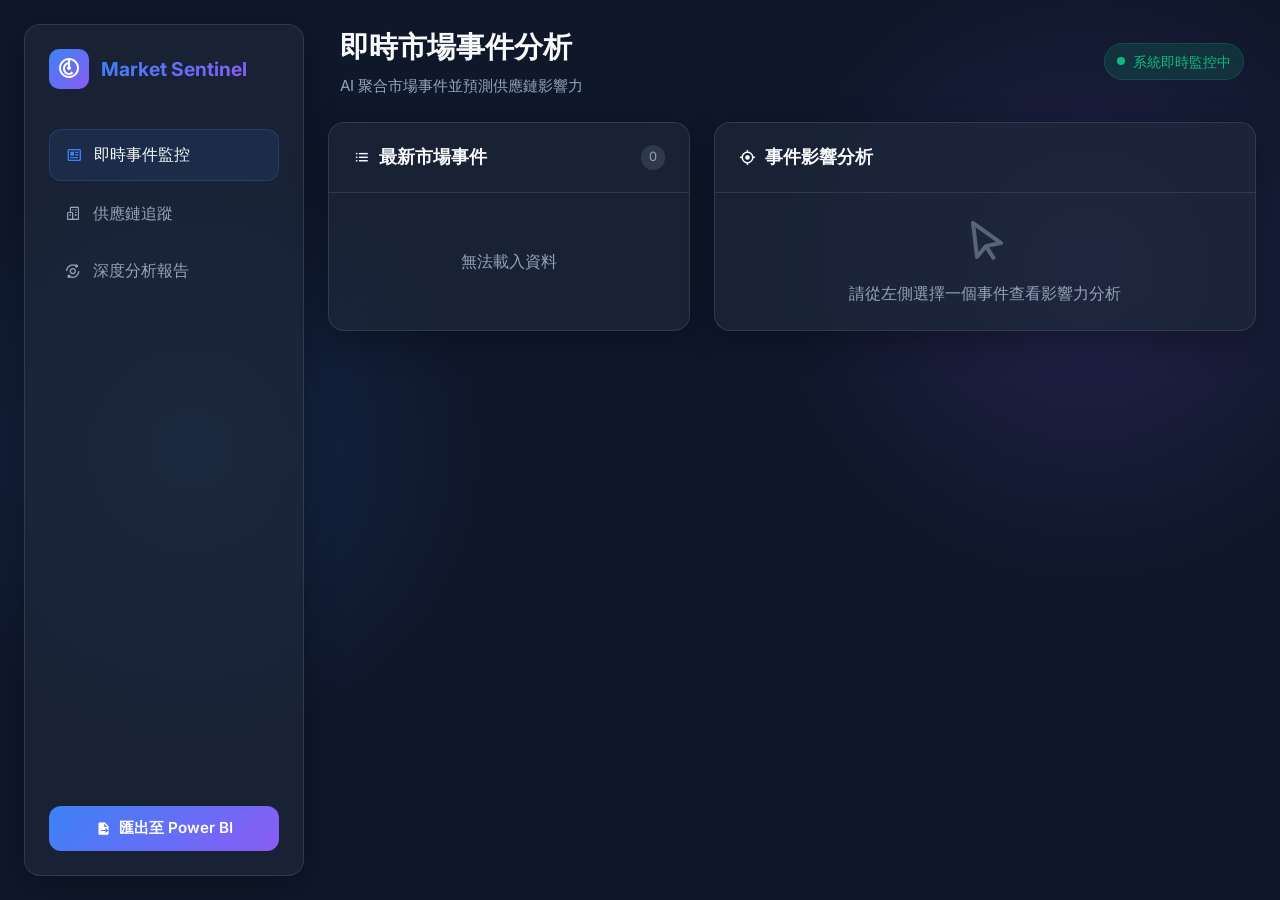
<file: frontend/index.html>
<!DOCTYPE html>
<html lang="zh-TW">
<head>
    <meta charset="UTF-8">
    <meta name="viewport" content="width=device-width, initial-scale=1.0">
    <title>Market Sentinel | AI 驅動的金融市場情報</title>
    <link rel="stylesheet" href="styles.css">
    <link rel="preconnect" href="https://fonts.googleapis.com">
    <link rel="preconnect" href="https://fonts.gstatic.com" crossorigin>
    <link href="https://fonts.googleapis.com/css2?family=Inter:wght@300;400;500;600;700&display=swap" rel="stylesheet">
    <!-- Boxicons for icons -->
    <link href='https://unpkg.com/boxicons@2.1.4/css/boxicons.min.css' rel='stylesheet'>
</head>
<body>
    <div class="app-container">
        <!-- Sidebar -->
        <aside class="sidebar glass-panel">
            <div class="logo-area">
                <div class="logo-icon"><i class='bx bx-radar'></i></div>
                <h1>Market Sentinel</h1>
            </div>
            
            <nav class="main-nav">
                <a href="#" class="nav-item active" data-target="view-overview"><i class='bx bx-news'></i> 即時事件監控</a>
                <a href="#" class="nav-item" data-target="view-supplychain"><i class='bx bx-buildings'></i> 供應鏈追蹤</a>
                <a href="#" class="nav-item" data-target="view-report"><i class='bx bx-analyse'></i> 深度分析報告</a>
            </nav>

            <div class="sidebar-footer">
                <button id="export-powerbi-btn" class="primary-btn export-btn">
                    <i class='bx bxs-file-export'></i> 匯出至 Power BI
                </button>
            </div>
        </aside>

        <!-- Main Content -->
        <main class="main-content">
            <header class="top-header">
                <div class="page-title">
                    <h2 id="page-title-text">即時市場事件分析</h2>
                    <p class="subtitle" id="page-subtitle-text">AI 聚合市場事件並預測供應鏈影響力</p>
                </div>
                <div class="header-actions">
                    <div class="status-indicator">
                        <span class="pulse"></span> 系統即時監控中
                    </div>
                </div>
            </header>

            <!-- VIEW 1: 即時事件監控 (Overview) -->
            <div id="view-overview" class="view-section active">
                <div class="dashboard-grid">
                    <!-- Events List Panel -->
                    <section class="events-panel glass-panel">
                        <div class="panel-header">
                            <h3><i class='bx bx-list-ul'></i> 最新市場事件</h3>
                            <span class="badge" id="event-count">0</span>
                        </div>
                        <div class="events-list" id="events-list">
                            <div class="loading-spinner">載入資料中...</div>
                        </div>
                    </section>

                    <!-- Impact Details Panel -->
                    <section class="impact-panel glass-panel">
                        <div class="panel-header">
                            <h3><i class='bx bx-target-lock'></i> 事件影響分析</h3>
                        </div>
                        <div class="impact-content" id="impact-content">
                            <div class="empty-state">
                                <i class='bx bx-pointer'></i>
                                <p>請從左側選擇一個事件查看影響力分析</p>
                            </div>
                        </div>
                    </section>
                </div>
            </div>

            <!-- VIEW 2: 供應鏈追蹤 (Supply Chain) -->
            <div id="view-supplychain" class="view-section" style="display: none;">
                <div class="dashboard-grid">
                    <!-- Companies List Panel -->
                    <section class="companies-panel glass-panel">
                        <div class="panel-header">
                            <h3><i class='bx bx-buildings'></i> 監控企業清單</h3>
                        </div>
                        <div class="events-list" id="companies-list">
                            <div class="loading-spinner">載入資料中...</div>
                        </div>
                    </section>

                    <!-- Company Impacts Panel -->
                    <section class="impact-panel glass-panel">
                        <div class="panel-header">
                            <h3><i class='bx bx-history'></i> 企業近期受影響紀錄</h3>
                        </div>
                        <div class="impact-content" id="company-impact-content">
                            <div class="empty-state">
                                <i class='bx bx-pointer'></i>
                                <p>請從左側選擇一間企業查看其近期影響紀錄</p>
                            </div>
                        </div>
                    </section>
                </div>
            </div>

            <!-- VIEW 3: 深度分析報告 (Report) -->
            <div id="view-report" class="view-section" style="display: none; height: 100%;">
                <section class="report-panel glass-panel" style="height: 100%; display: flex; flex-direction: column;">
                    <div class="panel-header" style="justify-content: space-between; display: flex;">
                        <h3><i class='bx bx-file'></i> 今日市場總結報告</h3>
                        <div>
                            <button id="email-report-btn" class="primary-btn" style="width: auto; margin-right: 10px;">
                                <i class='bx bx-envelope'></i> 寄送 Email 報告
                            </button>
                            <button id="generate-report-btn" class="primary-btn" style="width: auto;">
                                <i class='bx bx-bot'></i> AI 重新生成報告
                            </button>
                        </div>
                    </div>
                    <div class="report-content" id="report-content" style="padding: 24px; overflow-y: auto; flex: 1;">
                        <div class="empty-state">
                            <i class='bx bx-bot'></i>
                            <p>點擊右上方按鈕，讓 AI 為您總結今日市場行情</p>
                        </div>
                    </div>
                </section>
            </div>

        </main>
    </div>

    <!-- API configuration -->
    <script>
        const API_BASE_URL = 'http://localhost:8000/api';
    </script>
    <script src="app.js"></script>
</body>
</html>
</file>
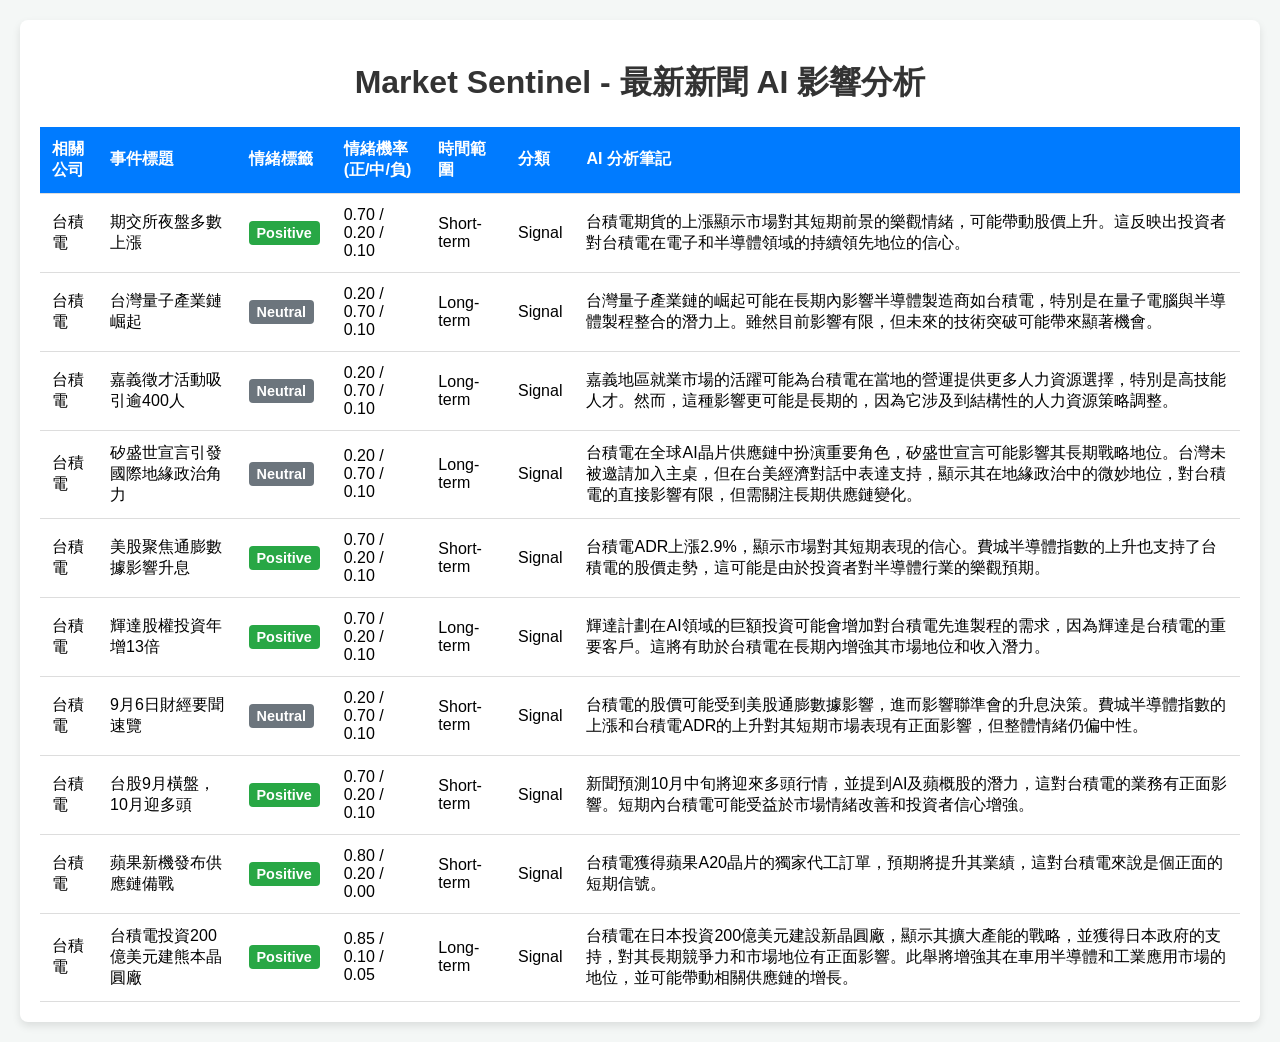
<file: data/dashboard.html>
<!DOCTYPE html>
<html>
<head>
    <meta charset="utf-8">
    <title>Market Sentinel - AI 分析儀表板</title>
    <style>
        body { font-family: Arial, sans-serif; background-color: #f4f7f6; margin: 0; padding: 20px; }
        .container { max-width: 1200px; margin: auto; background: white; padding: 20px; border-radius: 8px; box-shadow: 0 4px 8px rgba(0,0,0,0.1); }
        h1 { color: #333; text-align: center; }
        table { width: 100%; border-collapse: collapse; margin-top: 20px; }
        th, td { padding: 12px; text-align: left; border-bottom: 1px solid #ddd; }
        th { background-color: #007bff; color: white; }
        tr:hover { background-color: #f1f1f1; }
        .badge { padding: 4px 8px; border-radius: 4px; font-size: 0.9em; font-weight: bold; color: white; }
        .bullish { background-color: #28a745; }
        .bearish { background-color: #dc3545; }
        .neutral { background-color: #6c757d; }
    </style>
</head>
<body>
    <div class="container">
        <h1>Market Sentinel - 最新新聞 AI 影響分析</h1>
        <table>
            <thead>
                <tr>
                    <th>相關公司</th>
                    <th>事件標題</th>
                    <th>情緒標籤</th>
                    <th>情緒機率 (正/中/負)</th>
                    <th>時間範圍</th>
                    <th>分類</th>
                    <th>AI 分析筆記</th>
                </tr>
            </thead>
            <tbody>

                <tr>
                    <td>台積電</td>
                    <td>期交所夜盤多數上漲</td>
                    <td><span class="badge bullish">Positive</span></td>
                    <td>0.70 / 0.20 / 0.10</td>
                    <td>Short-term</td>
                    <td>Signal</td>
                    <td>台積電期貨的上漲顯示市場對其短期前景的樂觀情緒，可能帶動股價上升。這反映出投資者對台積電在電子和半導體領域的持續領先地位的信心。</td>
                </tr>

                <tr>
                    <td>台積電</td>
                    <td>台灣量子產業鏈崛起</td>
                    <td><span class="badge neutral">Neutral</span></td>
                    <td>0.20 / 0.70 / 0.10</td>
                    <td>Long-term</td>
                    <td>Signal</td>
                    <td>台灣量子產業鏈的崛起可能在長期內影響半導體製造商如台積電，特別是在量子電腦與半導體製程整合的潛力上。雖然目前影響有限，但未來的技術突破可能帶來顯著機會。</td>
                </tr>

                <tr>
                    <td>台積電</td>
                    <td>嘉義徵才活動吸引逾400人</td>
                    <td><span class="badge neutral">Neutral</span></td>
                    <td>0.20 / 0.70 / 0.10</td>
                    <td>Long-term</td>
                    <td>Signal</td>
                    <td>嘉義地區就業市場的活躍可能為台積電在當地的營運提供更多人力資源選擇，特別是高技能人才。然而，這種影響更可能是長期的，因為它涉及到結構性的人力資源策略調整。</td>
                </tr>

                <tr>
                    <td>台積電</td>
                    <td>矽盛世宣言引發國際地緣政治角力</td>
                    <td><span class="badge neutral">Neutral</span></td>
                    <td>0.20 / 0.70 / 0.10</td>
                    <td>Long-term</td>
                    <td>Signal</td>
                    <td>台積電在全球AI晶片供應鏈中扮演重要角色，矽盛世宣言可能影響其長期戰略地位。台灣未被邀請加入主桌，但在台美經濟對話中表達支持，顯示其在地緣政治中的微妙地位，對台積電的直接影響有限，但需關注長期供應鏈變化。</td>
                </tr>

                <tr>
                    <td>台積電</td>
                    <td>美股聚焦通膨數據影響升息</td>
                    <td><span class="badge bullish">Positive</span></td>
                    <td>0.70 / 0.20 / 0.10</td>
                    <td>Short-term</td>
                    <td>Signal</td>
                    <td>台積電ADR上漲2.9%，顯示市場對其短期表現的信心。費城半導體指數的上升也支持了台積電的股價走勢，這可能是由於投資者對半導體行業的樂觀預期。</td>
                </tr>

                <tr>
                    <td>台積電</td>
                    <td>輝達股權投資年增13倍</td>
                    <td><span class="badge bullish">Positive</span></td>
                    <td>0.70 / 0.20 / 0.10</td>
                    <td>Long-term</td>
                    <td>Signal</td>
                    <td>輝達計劃在AI領域的巨額投資可能會增加對台積電先進製程的需求，因為輝達是台積電的重要客戶。這將有助於台積電在長期內增強其市場地位和收入潛力。</td>
                </tr>

                <tr>
                    <td>台積電</td>
                    <td>9月6日財經要聞速覽</td>
                    <td><span class="badge neutral">Neutral</span></td>
                    <td>0.20 / 0.70 / 0.10</td>
                    <td>Short-term</td>
                    <td>Signal</td>
                    <td>台積電的股價可能受到美股通膨數據影響，進而影響聯準會的升息決策。費城半導體指數的上漲和台積電ADR的上升對其短期市場表現有正面影響，但整體情緒仍偏中性。</td>
                </tr>

                <tr>
                    <td>台積電</td>
                    <td>台股9月橫盤，10月迎多頭</td>
                    <td><span class="badge bullish">Positive</span></td>
                    <td>0.70 / 0.20 / 0.10</td>
                    <td>Short-term</td>
                    <td>Signal</td>
                    <td>新聞預測10月中旬將迎來多頭行情，並提到AI及蘋概股的潛力，這對台積電的業務有正面影響。短期內台積電可能受益於市場情緒改善和投資者信心增強。</td>
                </tr>

                <tr>
                    <td>台積電</td>
                    <td>蘋果新機發布供應鏈備戰</td>
                    <td><span class="badge bullish">Positive</span></td>
                    <td>0.80 / 0.20 / 0.00</td>
                    <td>Short-term</td>
                    <td>Signal</td>
                    <td>台積電獲得蘋果A20晶片的獨家代工訂單，預期將提升其業績，這對台積電來說是個正面的短期信號。</td>
                </tr>

                <tr>
                    <td>台積電</td>
                    <td>台積電投資200億美元建熊本晶圓廠</td>
                    <td><span class="badge bullish">Positive</span></td>
                    <td>0.85 / 0.10 / 0.05</td>
                    <td>Long-term</td>
                    <td>Signal</td>
                    <td>台積電在日本投資200億美元建設新晶圓廠，顯示其擴大產能的戰略，並獲得日本政府的支持，對其長期競爭力和市場地位有正面影響。此舉將增強其在車用半導體和工業應用市場的地位，並可能帶動相關供應鏈的增長。</td>
                </tr>

            </tbody>
        </table>
    </div>
</body>
</html>
</file>
<file: frontend/styles.css>
/* ==========================================================================
   Design System & Variables
   ========================================================================== */
   :root {
    /* Colors */
    --bg-dark: #0f172a;
    --bg-card: rgba(30, 41, 59, 0.7);
    --bg-card-hover: rgba(51, 65, 85, 0.8);
    --text-main: #f8fafc;
    --text-muted: #94a3b8;
    
    /* Brand & Accents */
    --accent-primary: #3b82f6;
    --accent-secondary: #8b5cf6;
    --gradient-brand: linear-gradient(135deg, var(--accent-primary), var(--accent-secondary));
    
    /* Signal Colors */
    --signal-positive: #10b981;
    --signal-positive-bg: rgba(16, 185, 129, 0.15);
    --signal-negative: #ef4444;
    --signal-negative-bg: rgba(239, 68, 68, 0.15);
    --signal-neutral: #64748b;
    --signal-neutral-bg: rgba(100, 116, 139, 0.15);

    /* Glassmorphism */
    --glass-border: 1px solid rgba(255, 255, 255, 0.1);
    --glass-shadow: 0 8px 32px 0 rgba(0, 0, 0, 0.3);
    
    /* Layout */
    --sidebar-width: 280px;
    --border-radius-lg: 16px;
    --border-radius-md: 12px;
}

/* ==========================================================================
   Global Reset & Base
   ========================================================================== */
* {
    margin: 0;
    padding: 0;
    box-sizing: border-box;
}

body {
    font-family: 'Inter', -apple-system, BlinkMacSystemFont, sans-serif;
    background-color: var(--bg-dark);
    color: var(--text-main);
    line-height: 1.6;
    overflow-x: hidden;
    /* Add subtle background pattern/gradient */
    background-image: 
        radial-gradient(circle at 15% 50%, rgba(59, 130, 246, 0.15), transparent 25%),
        radial-gradient(circle at 85% 30%, rgba(139, 92, 246, 0.15), transparent 25%);
    min-height: 100vh;
}

/* Scrollbar */
::-webkit-scrollbar {
    width: 8px;
}
::-webkit-scrollbar-track {
    background: transparent;
}
::-webkit-scrollbar-thumb {
    background: rgba(255, 255, 255, 0.1);
    border-radius: 4px;
}
::-webkit-scrollbar-thumb:hover {
    background: rgba(255, 255, 255, 0.2);
}

/* ==========================================================================
   Utilities (Glassmorphism)
   ========================================================================== */
.glass-panel {
    background: var(--bg-card);
    backdrop-filter: blur(12px);
    -webkit-backdrop-filter: blur(12px);
    border: var(--glass-border);
    border-radius: var(--border-radius-lg);
    box-shadow: var(--glass-shadow);
}

/* ==========================================================================
   Layout
   ========================================================================== */
.app-container {
    display: flex;
    height: 100vh;
    padding: 24px;
    gap: 24px;
}

/* ==========================================================================
   Sidebar
   ========================================================================== */
.sidebar {
    width: var(--sidebar-width);
    display: flex;
    flex-direction: column;
    padding: 24px;
    flex-shrink: 0;
}

.logo-area {
    display: flex;
    align-items: center;
    gap: 12px;
    margin-bottom: 40px;
}

.logo-icon {
    width: 40px;
    height: 40px;
    background: var(--gradient-brand);
    border-radius: 10px;
    display: flex;
    align-items: center;
    justify-content: center;
    font-size: 24px;
    color: white;
}

.logo-area h1 {
    font-size: 1.2rem;
    font-weight: 700;
    background: var(--gradient-brand);
    -webkit-background-clip: text;
    -webkit-text-fill-color: transparent;
}

.main-nav {
    display: flex;
    flex-direction: column;
    gap: 8px;
    flex: 1;
}

.nav-item {
    display: flex;
    align-items: center;
    gap: 12px;
    padding: 12px 16px;
    color: var(--text-muted);
    text-decoration: none;
    border-radius: var(--border-radius-md);
    transition: all 0.3s ease;
    font-weight: 500;
}

.nav-item:hover {
    color: var(--text-main);
    background: rgba(255, 255, 255, 0.05);
}

.nav-item.active {
    color: var(--text-main);
    background: rgba(59, 130, 246, 0.1);
    border: 1px solid rgba(59, 130, 246, 0.2);
}

.nav-item.active i {
    color: var(--accent-primary);
}

.sidebar-footer {
    margin-top: auto;
}

/* Buttons */
.primary-btn {
    width: 100%;
    padding: 12px 16px;
    background: var(--gradient-brand);
    color: white;
    border: none;
    border-radius: var(--border-radius-md);
    font-family: inherit;
    font-weight: 600;
    font-size: 0.95rem;
    cursor: pointer;
    display: flex;
    align-items: center;
    justify-content: center;
    gap: 8px;
    transition: transform 0.2s ease, box-shadow 0.2s ease;
}

.primary-btn:hover {
    transform: translateY(-2px);
    box-shadow: 0 4px 12px rgba(59, 130, 246, 0.4);
}

/* ==========================================================================
   Main Content Area
   ========================================================================== */
.main-content {
    flex: 1;
    display: flex;
    flex-direction: column;
    gap: 24px;
    min-width: 0; /* Fix flex child overflow */
}

.top-header {
    display: flex;
    justify-content: space-between;
    align-items: center;
    padding: 0 12px;
}

.page-title h2 {
    font-size: 1.8rem;
    font-weight: 700;
    margin-bottom: 4px;
}

.page-title .subtitle {
    color: var(--text-muted);
    font-size: 0.95rem;
}

.status-indicator {
    display: flex;
    align-items: center;
    gap: 8px;
    font-size: 0.9rem;
    color: var(--signal-positive);
    background: var(--signal-positive-bg);
    padding: 6px 12px;
    border-radius: 20px;
    border: 1px solid rgba(16, 185, 129, 0.2);
}

.pulse {
    display: block;
    width: 8px;
    height: 8px;
    border-radius: 50%;
    background: var(--signal-positive);
    box-shadow: 0 0 0 rgba(16, 185, 129, 0.4);
    animation: pulse 2s infinite;
}

@keyframes pulse {
    0% { box-shadow: 0 0 0 0 rgba(16, 185, 129, 0.4); }
    70% { box-shadow: 0 0 0 6px rgba(16, 185, 129, 0); }
    100% { box-shadow: 0 0 0 0 rgba(16, 185, 129, 0); }
}

/* ==========================================================================
   Dashboard Grid
   ========================================================================== */
.dashboard-grid {
    display: grid;
    grid-template-columns: 1fr 1.5fr;
    gap: 24px;
    flex: 1;
    min-height: 0; /* Critical for scrollable children in flex layout */
}

.panel-header {
    padding: 20px 24px;
    border-bottom: var(--glass-border);
    display: flex;
    align-items: center;
    justify-content: space-between;
}

.panel-header h3 {
    font-size: 1.1rem;
    font-weight: 600;
    display: flex;
    align-items: center;
    gap: 8px;
}

.badge {
    background: rgba(255, 255, 255, 0.1);
    padding: 2px 8px;
    border-radius: 12px;
    font-size: 0.8rem;
    color: var(--text-muted);
}

/* ==========================================================================
   Events Panel
   ========================================================================== */
.events-panel {
    display: flex;
    flex-direction: column;
}

.events-list {
    flex: 1;
    overflow-y: auto;
    padding: 16px;
    display: flex;
    flex-direction: column;
    gap: 12px;
}

.event-card {
    background: rgba(255, 255, 255, 0.03);
    border: 1px solid rgba(255, 255, 255, 0.05);
    border-radius: var(--border-radius-md);
    padding: 16px;
    cursor: pointer;
    transition: all 0.2s ease;
}

.event-card:hover {
    background: var(--bg-card-hover);
    transform: translateX(4px);
    border-color: rgba(59, 130, 246, 0.3);
}

.event-card.selected {
    background: rgba(59, 130, 246, 0.1);
    border-color: var(--accent-primary);
}

.event-time {
    font-size: 0.75rem;
    color: var(--text-muted);
    margin-bottom: 8px;
    display: flex;
    align-items: center;
    gap: 4px;
}

.event-title {
    font-size: 1.05rem;
    font-weight: 600;
    margin-bottom: 8px;
    line-height: 1.4;
}

.event-meta {
    display: flex;
    gap: 12px;
    font-size: 0.8rem;
    color: var(--text-muted);
}

.meta-item {
    display: flex;
    align-items: center;
    gap: 4px;
}

.meta-item .high-impact {
    color: var(--signal-negative);
    font-weight: 600;
}

/* ==========================================================================
   Impact Panel
   ========================================================================== */
.impact-panel {
    display: flex;
    flex-direction: column;
}

.impact-content {
    flex: 1;
    overflow-y: auto;
    padding: 24px;
}

.empty-state {
    height: 100%;
    display: flex;
    flex-direction: column;
    align-items: center;
    justify-content: center;
    color: var(--text-muted);
    gap: 16px;
}

.empty-state i {
    font-size: 3rem;
    opacity: 0.5;
}

/* Event Detail Header */
.event-detail-header {
    margin-bottom: 32px;
}

.event-detail-header h2 {
    font-size: 1.5rem;
    margin-bottom: 12px;
    color: white;
}

.event-detail-summary {
    color: var(--text-muted);
    font-size: 0.95rem;
    line-height: 1.7;
    background: rgba(0, 0, 0, 0.2);
    padding: 16px;
    border-radius: var(--border-radius-md);
    border-left: 3px solid var(--accent-primary);
}

/* Impact Cards */
.impact-list {
    display: flex;
    flex-direction: column;
    gap: 16px;
}

.impact-card {
    background: rgba(255, 255, 255, 0.02);
    border: 1px solid rgba(255, 255, 255, 0.05);
    border-radius: var(--border-radius-md);
    padding: 20px;
    display: grid;
    grid-template-columns: auto 1fr;
    gap: 20px;
    position: relative;
    overflow: hidden;
}

/* Signal styling */
.impact-card::before {
    content: '';
    position: absolute;
    left: 0;
    top: 0;
    bottom: 0;
    width: 4px;
}

.impact-card[data-direction="Bullish"]::before { background: var(--signal-positive); }
.impact-card[data-direction="Bearish"]::before { background: var(--signal-negative); }
.impact-card[data-direction="Neutral"]::before { background: var(--signal-neutral); }

.company-info {
    width: 120px;
    display: flex;
    flex-direction: column;
    gap: 4px;
}

.ticker {
    font-family: monospace;
    font-size: 0.85rem;
    color: var(--accent-primary);
    background: rgba(59, 130, 246, 0.1);
    padding: 2px 6px;
    border-radius: 4px;
    display: inline-block;
    width: fit-content;
}

.company-name {
    font-weight: 600;
    font-size: 1.1rem;
}

.analysis-details {
    display: flex;
    flex-direction: column;
    gap: 12px;
}

.scores-row {
    display: flex;
    gap: 16px;
    flex-wrap: wrap;
}

.score-pill {
    display: flex;
    align-items: center;
    gap: 6px;
    font-size: 0.85rem;
    padding: 4px 10px;
    border-radius: 20px;
    background: rgba(255, 255, 255, 0.05);
}

/* Dynamic colors based on values */
.score-pill.bullish { color: var(--signal-positive); background: var(--signal-positive-bg); }
.score-pill.bearish { color: var(--signal-negative); background: var(--signal-negative-bg); }
.score-pill.neutral { color: var(--signal-neutral); background: var(--signal-neutral-bg); }
.score-pill.signal { color: var(--accent-secondary); background: rgba(139, 92, 246, 0.15); border: 1px solid rgba(139, 92, 246, 0.3); }

.analysis-text {
    font-size: 0.95rem;
    color: var(--text-muted);
    line-height: 1.6;
}

/* Loading */
.loading-spinner {
    text-align: center;
    padding: 40px;
    color: var(--text-muted);
    font-size: 0.9rem;
}

/* ==========================================================================
   Report View Styles
   ========================================================================== */
.report-html-content {
    color: var(--text-main);
    line-height: 1.8;
}

.report-html-content h3 {
    font-size: 1.3rem;
    color: white;
    margin-top: 24px;
    margin-bottom: 12px;
    border-bottom: 1px solid rgba(255, 255, 255, 0.1);
    padding-bottom: 8px;
}

.report-html-content h4 {
    font-size: 1.1rem;
    color: var(--accent-primary);
    margin-top: 16px;
    margin-bottom: 8px;
}

.report-html-content p {
    margin-bottom: 16px;
    color: var(--text-muted);
}

.report-html-content ul {
    margin-bottom: 16px;
    padding-left: 24px;
    color: var(--text-muted);
}

.report-html-content li {
    margin-bottom: 8px;
}

.report-html-content strong {
    color: white;
    font-weight: 600;
}
</file>
